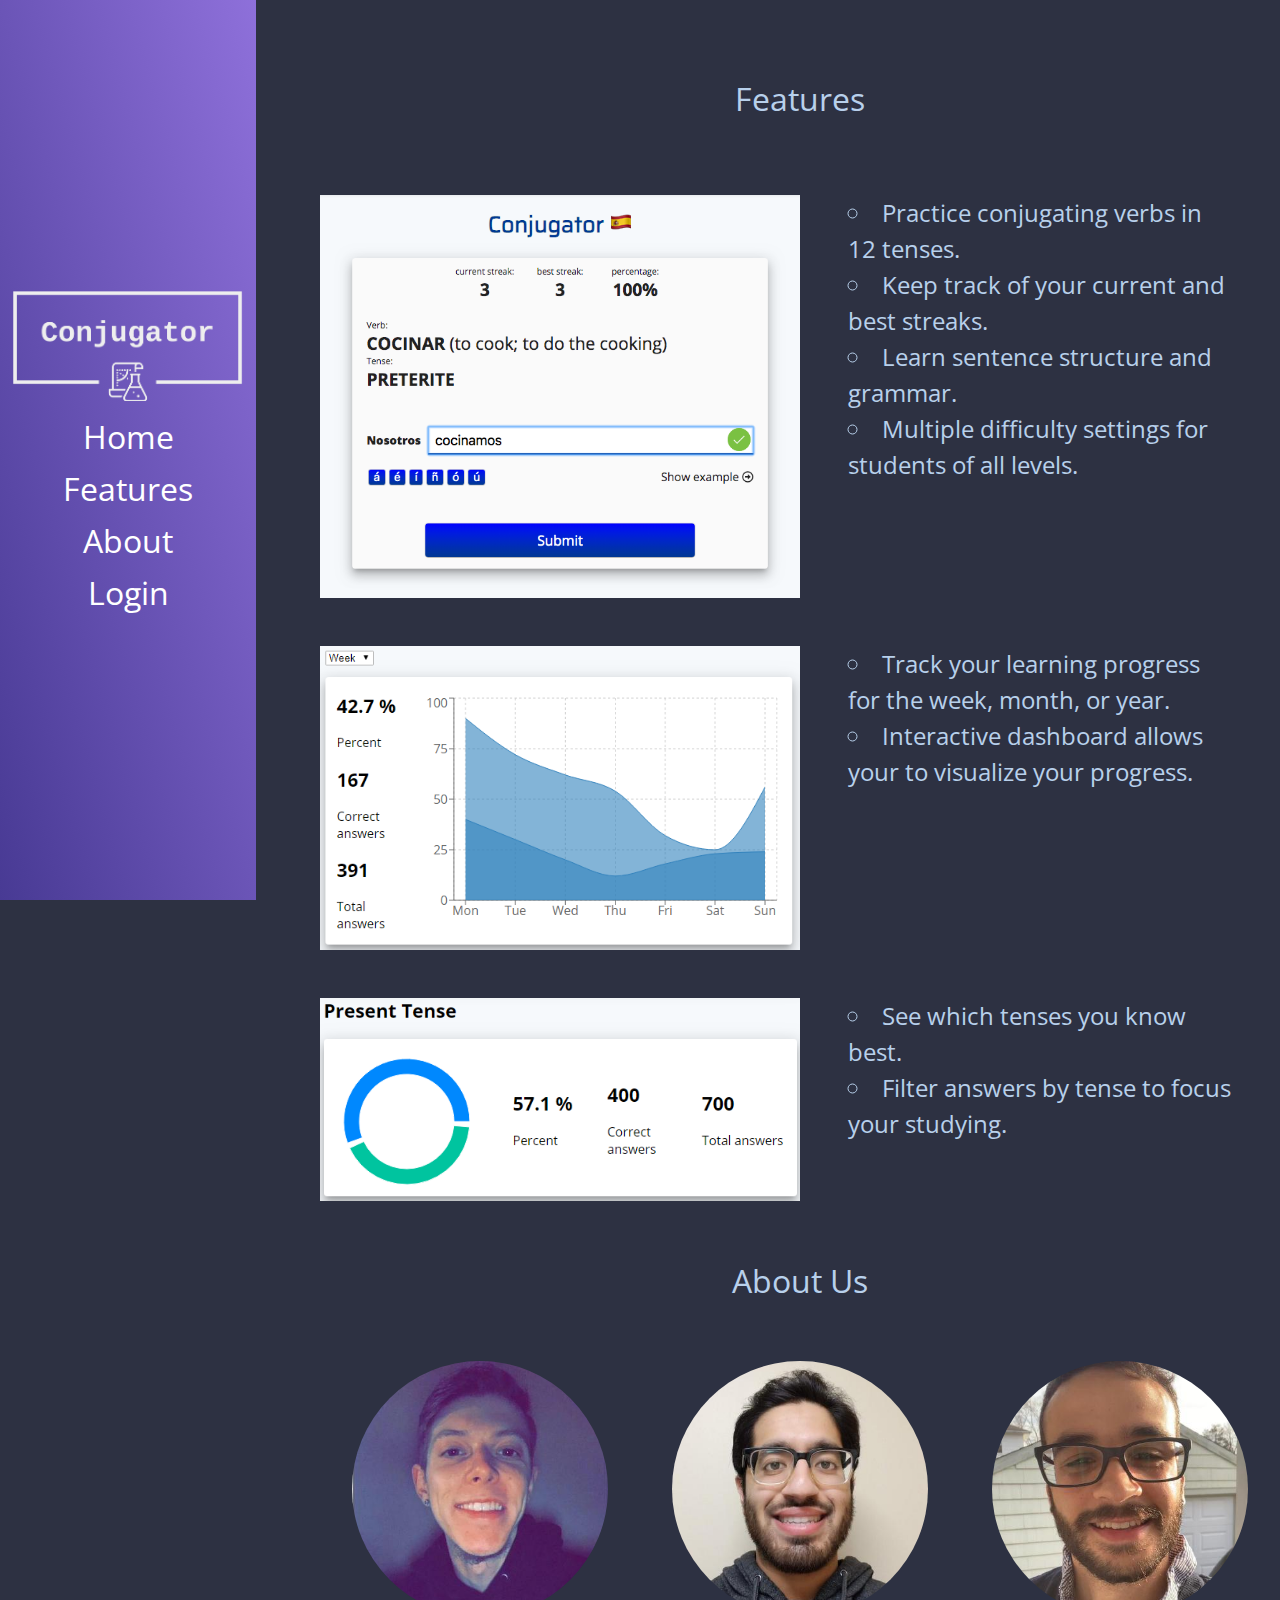
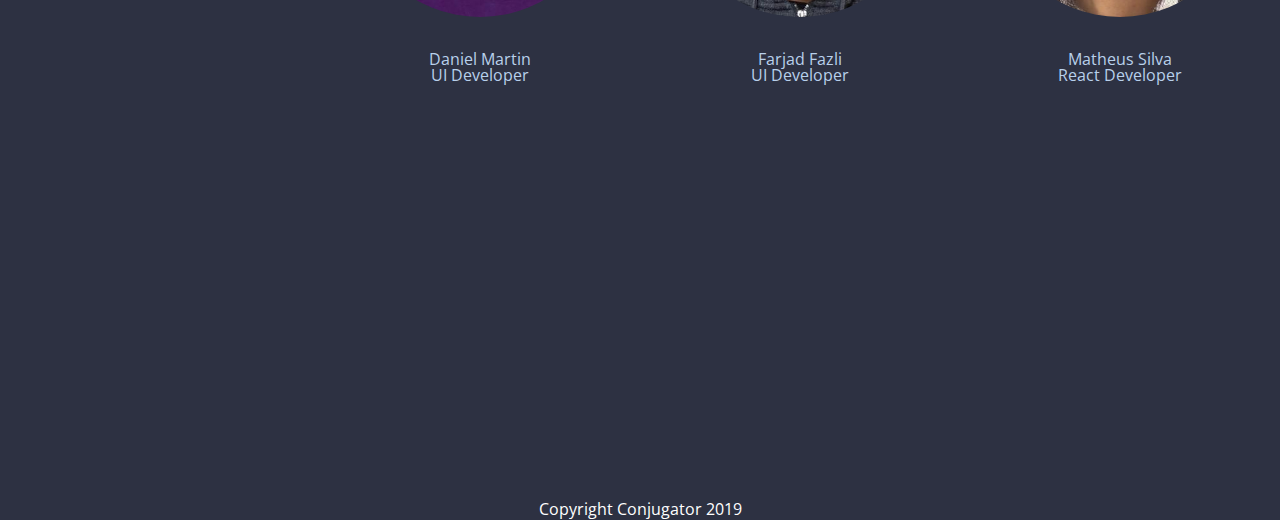
<file: index.html>
<!doctype html>

<html lang="en">
<head>
  <meta charset="utf-8">
  <meta name="viewport" content="width=device-width, initial-scale=1.0">
  <title>Conjugator</title>
  <link href="https://fonts.googleapis.com/css?family=Open+Sans&display=swap" rel="stylesheet">
  <link rel="stylesheet" href="css/index.css">

</head>
<body>
  <div class="container">
    <header>
      <nav>
        <img src='./photos/logo_transparent.png'>
        <a href="/homePage.html">Home</a>
        <a href="#features">Features</a>
        <a href="#about-us">About</a>
        <a href="https://enigmatic-ocean-49872.herokuapp.com/login">Login</a>
      </nav>
    </header>

    <!-- <section id="home">
        <div class="home-text">
          <h1>Conjugator</h1>
          <p>Can't find the perfect way to quiz your knowledge? We have the solution!</p>
          <img src="./photos/books.jpg" alt="">
        </div>
    </section> -->

    <section id="features">
        <h2>Features</h2>
        <div class="feature-text">
          <img class="app-image" src="photos/app.png" alt="Image of conjugator website">
          <ul>
            <li>Practice conjugating verbs in 12 tenses.</li>
            <li>Keep track of your current and best streaks.</li>
            <li>Learn sentence structure and grammar.</li>
            <li>Multiple difficulty settings for students of all levels.</li>
          </ul>
          <img class="app-image" src="photos/graph.PNG" alt="graph with data">
          <ul>
            <li>Track your learning progress for the week, month, or year.</li>
            <li>
              Interactive dashboard allows your to visualize your progress.
            </li>
          </ul>
          <img class="app-image" src="photos/percentage.PNG" alt="chart with data">
          <ul>
            <li>See which tenses you know best.</li>
            <li>
              Filter answers by tense to focus your studying.
            </li>
          </ul>
        </div>
    </section>

    <section id="about-us">
      <h2>About Us</h2>
        <div class="about-us-text">
          <div class="daniel">
            <img src="photos/dan.jpg">
            <h3>Daniel Martin<br>UI Developer</h3>
          </div>
          <div class="farjad">
            <img src="photos/farjad.jpeg">
            <h3>Farjad Fazli<br>UI Developer</h3>
          </div>
          <div class="matheus">
            <img src="photos/matheus.jpeg">
            <h3>Matheus Silva<br>React Developer</h3>
          </div>
      </div>
    </section>

    <footer>
      <p>Copyright Conjugator 2019</p>
    </footer>

  </div><!-- container -->
</body>
</html>
</file>
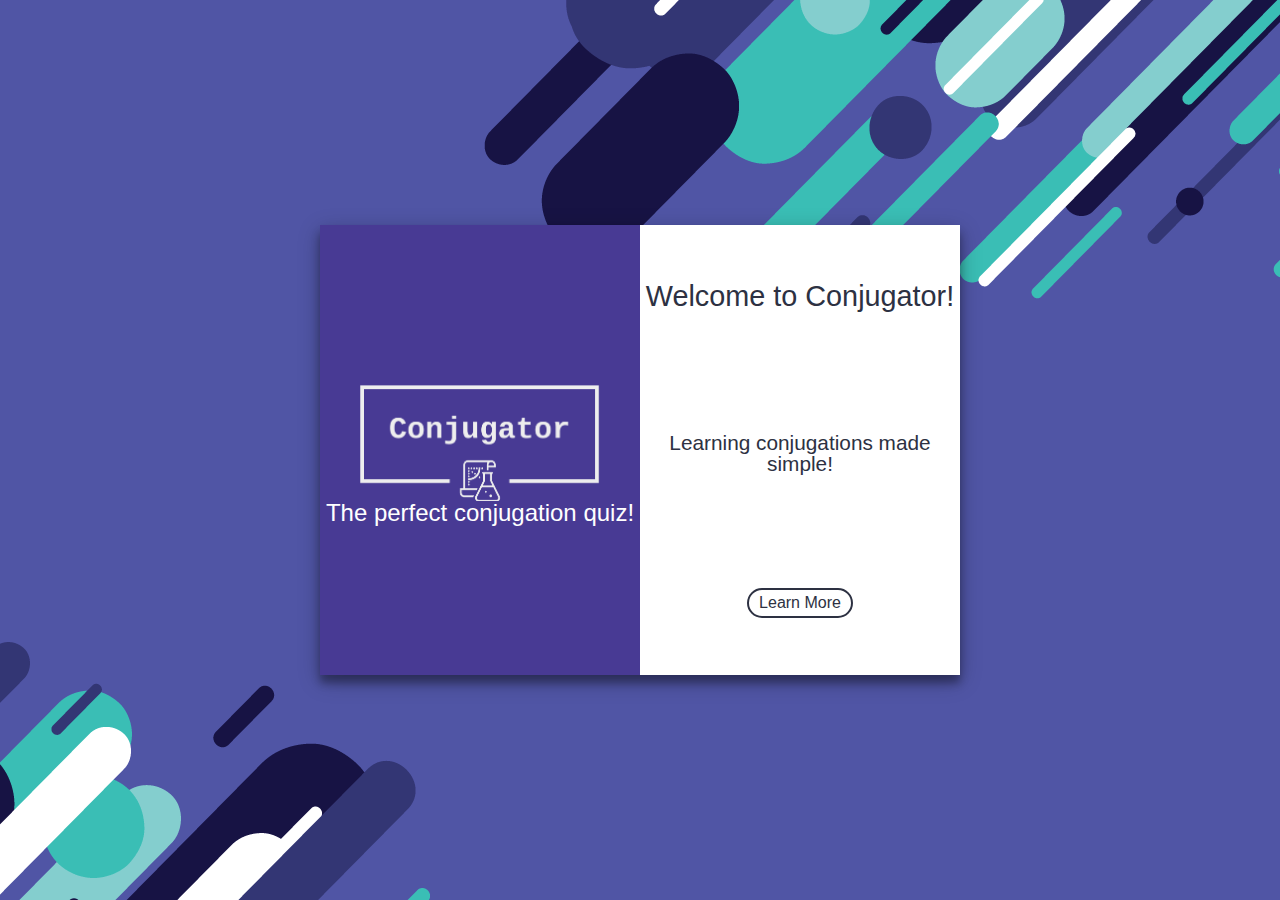
<file: homePage.html>
<!DOCTYPE html>
<html lang="en">
<head>
    <meta charset="utf-8">
    <meta name="viewport" content="width=device-width, initial-scale=1.0">
    <link rel="stylesheet" href="css/index.css">
    <title>Conjugator</title>
</head>
<body>
    <div class="home-container">
        <header>
            <div class="image-container">
            <img src="photos/logo_transparent.png" alt="Conjugator logo">
                <p>The perfect conjugation quiz!</p>
            </div>
            <div class="text-container">
            <h1>Welcome to Conjugator!</h1>
            <p>Learning conjugations made simple!</p>
            <a href="index.html">Learn More</a>
            </div>
        </header>
    </div>


</body>
</html>
</file>
<file: css/index.css>
/* http://meyerweb.com/eric/tools/css/reset/ 
   v2.0 | 20110126
   License: none (public domain)
*/
html,
body,
div,
span,
applet,
object,
iframe,
h1,
h2,
h3,
h4,
h5,
h6,
p,
blockquote,
pre,
a,
abbr,
acronym,
address,
big,
cite,
code,
del,
dfn,
em,
img,
ins,
kbd,
q,
s,
samp,
small,
strike,
strong,
sub,
sup,
tt,
var,
b,
u,
i,
center,
dl,
dt,
dd,
ol,
ul,
li,
fieldset,
form,
label,
legend,
table,
caption,
tbody,
tfoot,
thead,
tr,
th,
td,
article,
aside,
canvas,
details,
embed,
figure,
figcaption,
footer,
header,
hgroup,
menu,
nav,
output,
ruby,
section,
summary,
time,
mark,
audio,
video {
  margin: 0;
  padding: 0;
  border: 0;
  font-size: 100%;
  font: inherit;
  vertical-align: baseline;
}
/* HTML5 display-role reset for older browsers */
article,
aside,
details,
figcaption,
figure,
footer,
header,
hgroup,
menu,
nav,
section {
  display: block;
}
body {
  line-height: 1;
}
ol,
ul {
  list-style: none;
}
blockquote,
q {
  quotes: none;
}
blockquote:before,
blockquote:after,
q:before,
q:after {
  content: '';
  content: none;
}
table {
  border-collapse: collapse;
  border-spacing: 0;
}
/* Set every element's box-sizing to border-box */
* {
  box-sizing: border-box;
}
html,
body {
  height: 100%;
}
.sections {
  padding-top: 5%;
  margin-left: 25%;
  height: 100%;
  color: #B8D0EB;
  text-align: center;
}
.sectionH2 {
  font-size: 2rem;
  padding-bottom: 2rem;
}
.sectionP {
  font-size: 1.2rem;
}
nav {
  display: flex;
  justify-content: center;
  align-items: center;
  flex-flow: column nowrap;
  height: 100%;
  width: 20%;
  overflow: auto;
  font-size: 2rem;
  position: fixed;
  background-image: linear-gradient(to top right, #483a94, #8e70da);
}
@media (max-width: 500px) {
  nav {
    align-items: flex-start;
    justify-content: space-evenly;
    flex-flow: row nowrap;
    height: 5%;
    width: 100%;
    font-size: 1.2rem;
  }
}
@media (max-width: 800px) {
  nav {
    align-items: flex-start;
    justify-content: space-evenly;
    flex-flow: row nowrap;
    height: 50px;
    width: 100%;
    font-size: 1.2rem;
  }
}
nav a {
  text-decoration: none;
  padding-top: 20px;
  color: white;
}
nav a:hover {
  color: #2D3142;
  padding-left: 25px;
  border-left: 4px solid #B8D0EB;
  transition: 0.4s all linear;
}
@media (max-width: 500px) {
  nav a:hover {
    padding-left: 0px;
    border: none;
  }
}
@media (max-width: 800px) {
  nav a:hover {
    padding-left: 0px;
    border: none;
  }
}
nav img {
  width: 90%;
  display: inline-block;
}
@media (max-width: 500px) {
  nav img {
    display: none;
  }
}
@media (max-width: 800px) {
  nav img {
    display: none;
  }
}
html {
  scroll-behavior: smooth;
  font-family: 'Open Sans', sans-serif;
}
html body {
  background: #2D3142;
}
html body .container {
  height: 100%;
}
html body .container #home {
  padding-top: 5%;
  margin-left: 25%;
  height: 100%;
  color: #B8D0EB;
  background: #2D3142;
  text-align: center;
}
@media (max-width: 500px) {
  html body .container #home {
    padding-top: 20%;
  }
}
html body .container #home h1 {
  font-size: 2rem;
  padding-bottom: 2rem;
}
html body .container #home p {
  font-size: 1.2rem;
}
html body .container #home img {
  position: relative;
  width: 80%;
  margin-top: 3%;
}
html body .container #features {
  padding-top: 5%;
  margin-left: 25%;
  height: 100%;
  color: #B8D0EB;
  background: #2D3142;
  text-align: center;
  height: auto;
}
html body .container #features h2 {
  font-size: 2rem;
  padding-bottom: 2rem;
  margin-top: 2%;
}
@media (max-width: 800px) {
  html body .container #features h2 {
    padding: 0;
    margin: 0;
  }
}
html body .container #features p {
  font-size: 1.2rem;
}
@media (max-width: 800px) {
  html body .container #features {
    margin: 0 auto;
    padding-top: 15%;
  }
}
@media (max-width: 500px) {
  html body .container #features {
    margin: 0 auto;
    padding-top: 20%;
  }
}
html body .container #features .feature-text {
  display: flex;
  align-items: flex-start;
  flex-flow: row wrap;
}
@media (max-width: 500px) {
  html body .container #features .feature-text {
    display: block;
  }
}
@media (max-width: 800px) {
  html body .container #features .feature-text {
    flex-flow: column wrap;
    align-items: center;
  }
}
html body .container #features .feature-text .app-image {
  width: 50%;
  margin-top: 5%;
}
@media (max-width: 500px) {
  html body .container #features .feature-text .app-image {
    margin-top: 10%;
    width: 100%;
  }
}
@media (max-width: 800px) {
  html body .container #features .feature-text .app-image {
    margin-top: 10%;
    width: 75%;
  }
}
html body .container #features .feature-text ul {
  font-size: 1.5rem;
  margin-top: 5%;
  margin-left: 5%;
  line-height: 1.5;
  width: 40%;
  text-align: left;
  list-style-type: circle;
  list-style-position: inside;
}
@media (max-width: 500px) {
  html body .container #features .feature-text ul {
    text-align: left;
    width: 90%;
  }
}
@media (max-width: 800px) {
  html body .container #features .feature-text ul {
    font-size: 1.2rem;
    text-align: left;
    width: 90%;
  }
}
html body .container #about-us {
  padding-top: 5%;
  margin-left: 25%;
  height: 100%;
  color: #B8D0EB;
  background: #2D3142;
  text-align: center;
}
@media (max-width: 500px) {
  html body .container #about-us {
    padding-top: 20%;
    margin: 0 auto;
    display: inline-block;
    width: 100%;
  }
}
@media (max-width: 800px) {
  html body .container #about-us {
    padding-top: 15%;
    margin: 0 auto;
  }
}
html body .container #about-us h2 {
  font-size: 2rem;
  padding-bottom: 2rem;
}
html body .container #about-us p {
  font-size: 1.2rem;
}
html body .container #about-us .about-us-text {
  display: flex;
  justify-content: space-around;
  align-items: center;
}
@media (max-width: 500px) {
  html body .container #about-us .about-us-text {
    display: block;
  }
}
@media (max-width: 800px) {
  html body .container #about-us .about-us-text {
    margin: 0 auto;
  }
}
html body .container #about-us .about-us-text img {
  max-width: 100%;
  border-radius: 50%;
  padding: 10%;
}
html body .container footer {
  text-align: center;
  background: #2D3142;
  color: white;
}
@media (max-width: 500px) {
  html body .container footer {
    display: block;
    margin-top: 5%;
  }
}
.home-container {
  display: flex;
  align-content: center;
  justify-content: center;
  flex-flow: column wrap;
  height: 100%;
  background-image: url("/photos/bg.png");
  background-repeat: no-repeat;
  background-size: cover;
}
.home-container header {
  background: white;
  display: flex;
  flex-flow: row wrap;
  align-items: flex-start;
  height: 50%;
  width: 50%;
  box-shadow: 0 8px 8px 0 rgba(0, 0, 0, 0.3), 0 6px 20px 0 rgba(0, 0, 0, 0.29);
}
@media (max-width: 500px) {
  .home-container header {
    flex-flow: column nowrap;
    width: 70%;
  }
}
@media (max-width: 800px) {
  .home-container header {
    flex-flow: column nowrap;
    width: 70%;
  }
}
.home-container header .image-container {
  width: 50%;
  height: 100%;
  display: flex;
  flex-flow: column wrap;
  align-items: center;
  background: #483a94;
}
@media (max-width: 500px) {
  .home-container header .image-container {
    width: 100%;
  }
}
@media (max-width: 800px) {
  .home-container header .image-container {
    width: 100%;
  }
}
.home-container header .image-container img {
  width: 75%;
  margin-top: 10rem;
}
@media (max-width: 800px) {
  .home-container header .image-container img {
    width: 50%;
    margin-top: 0rem;
    padding-top: 2%;
  }
}
@media (max-width: 500px) {
  .home-container header .image-container img {
    width: 90%;
    margin-top: 0rem;
    padding-top: 2%;
  }
}
.home-container header .image-container p {
  font-size: 1.5rem;
  color: white;
  text-align: center;
  padding-bottom: 2%;
}
.home-container header .text-container {
  width: 50%;
  height: 100%;
  display: flex;
  align-items: center;
  justify-content: space-around;
  flex-flow: column wrap;
}
@media (max-width: 500px) {
  .home-container header .text-container {
    width: 100%;
  }
}
@media (max-width: 800px) {
  .home-container header .text-container {
    width: 100%;
  }
}
.home-container header .text-container h1 {
  font-size: 1.8rem;
  color: #2D3142;
  text-align: center;
  margin-bottom: 3%;
}
.home-container header .text-container p {
  font-size: 1.3rem;
  text-align: center;
  color: #2D3142;
}
.home-container header .text-container a {
  text-decoration: none;
  align-self: center;
  color: #2D3142;
  padding: 5px 10px 5px 10px;
  border: 2px solid #2D3142;
  border-radius: 15px;
}
.home-container header .text-container a:hover {
  background: #2D3142;
  color: white;
  transition: 0.6s all linear;
}
</file>
